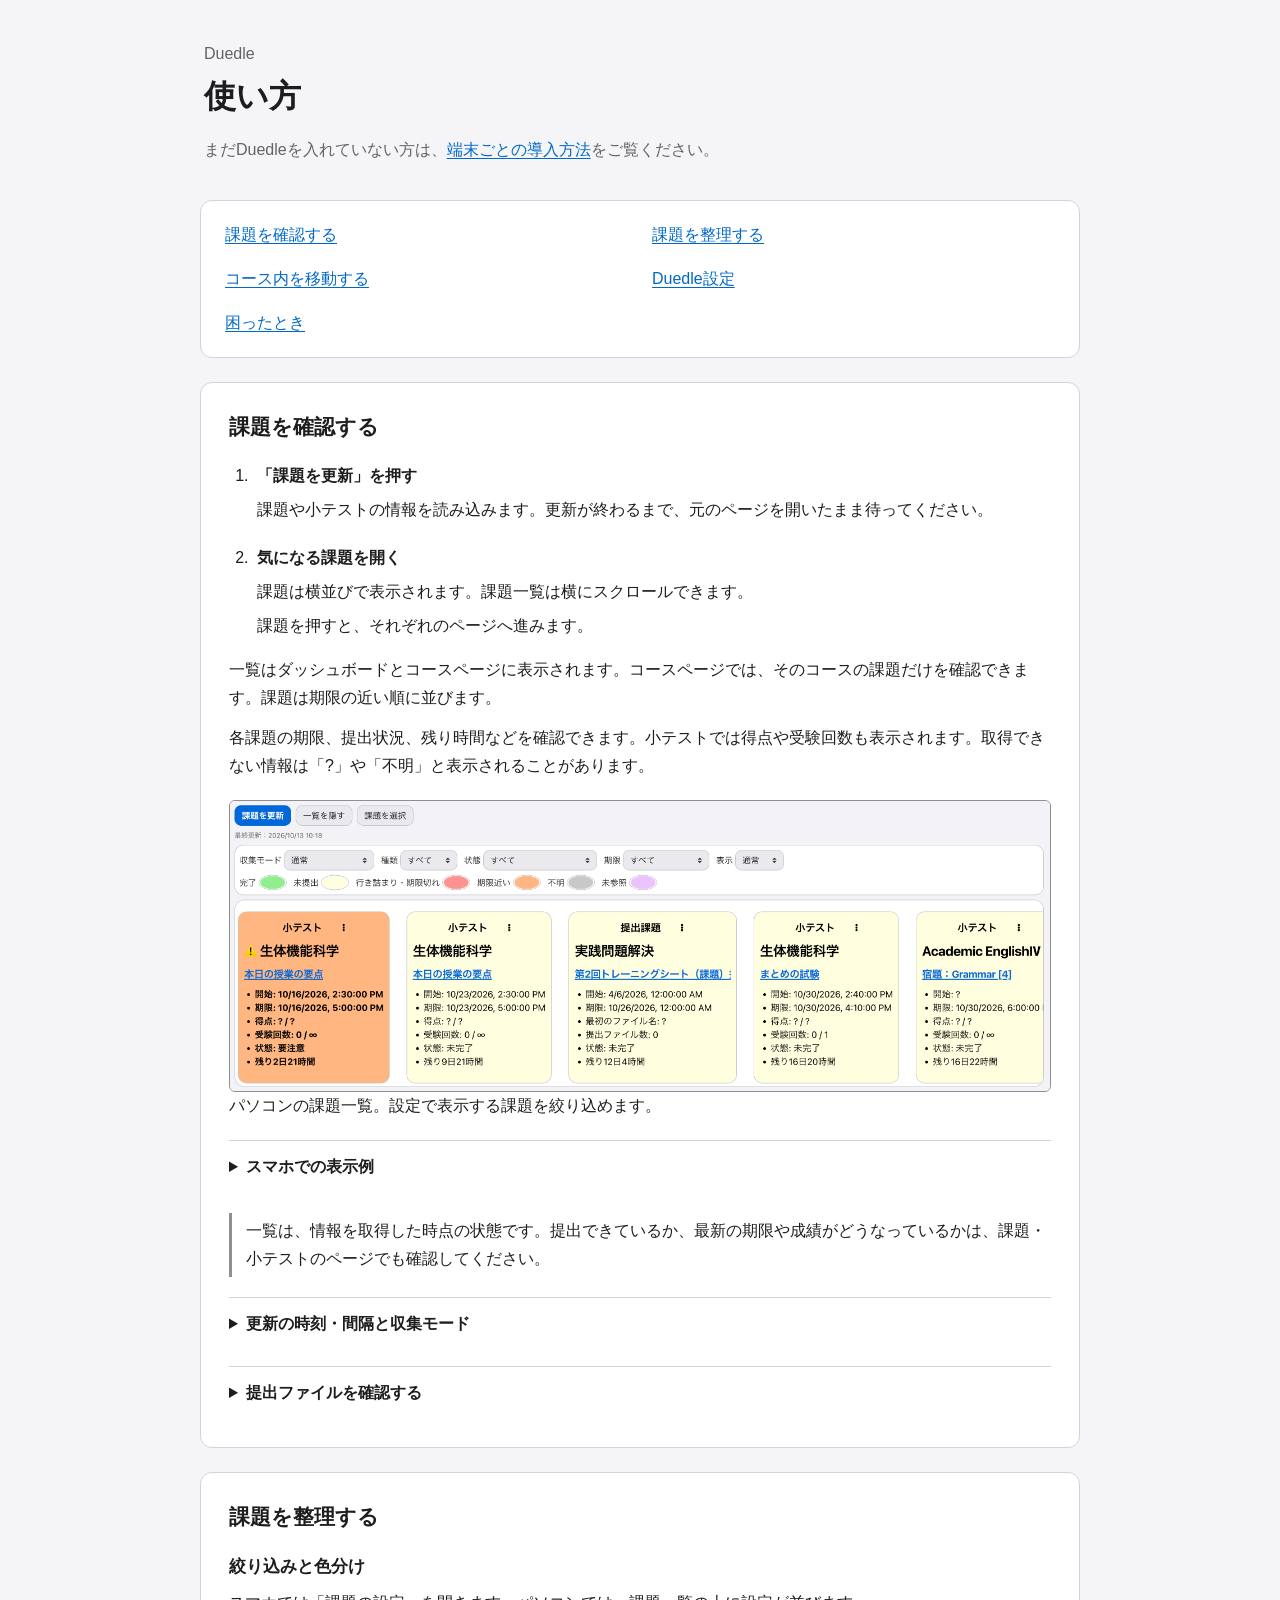
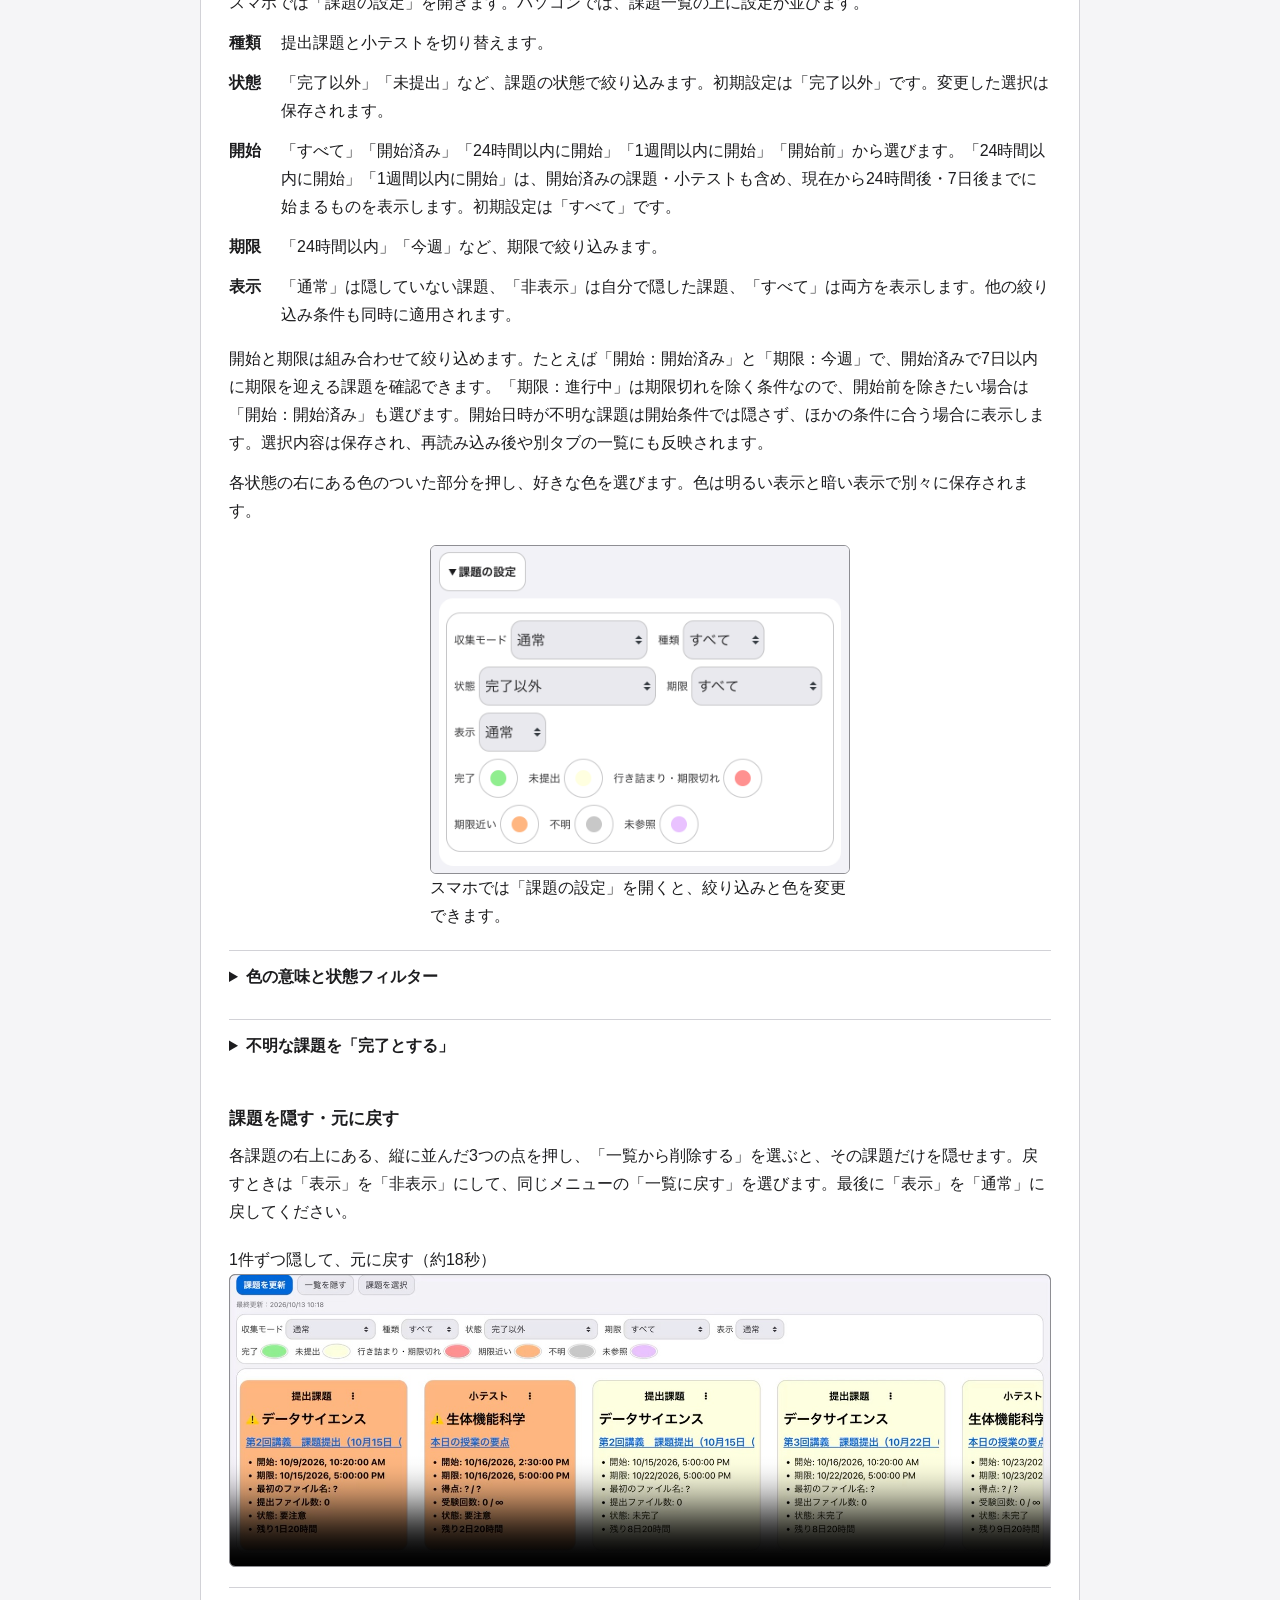
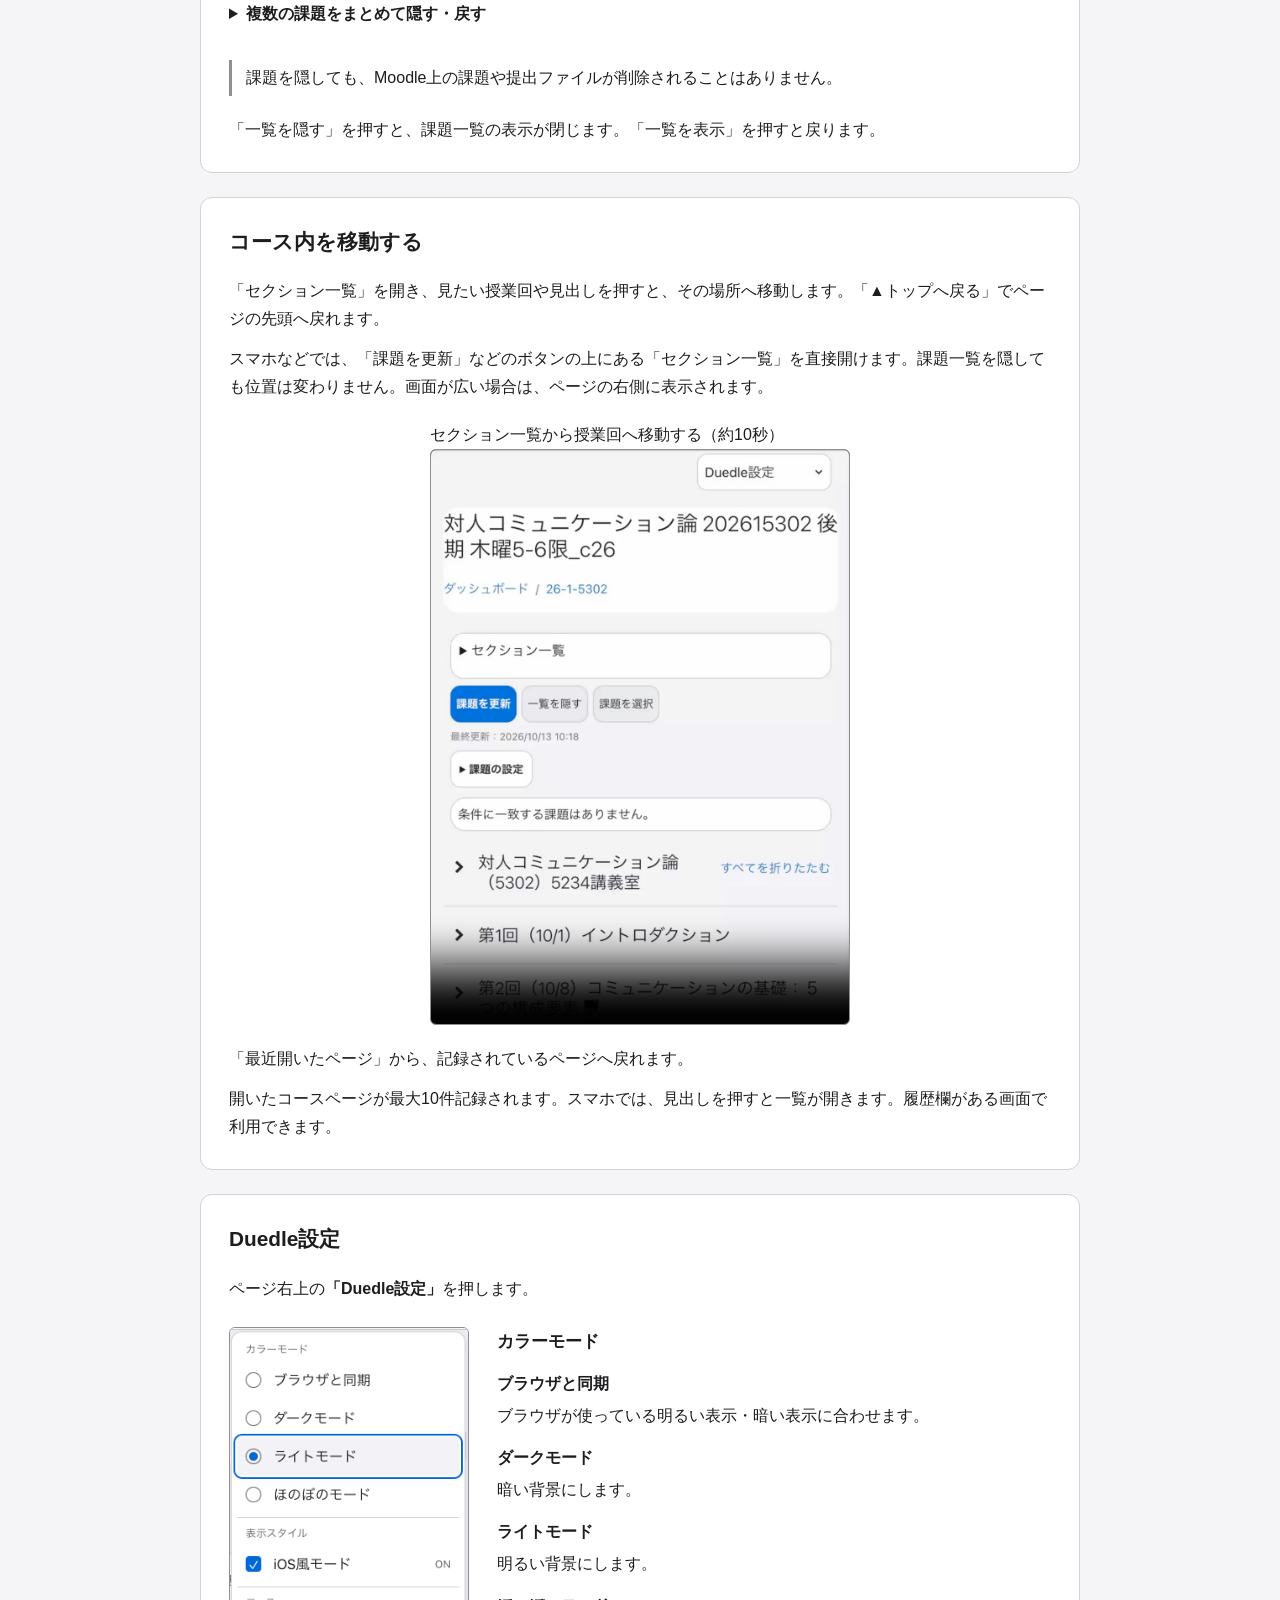
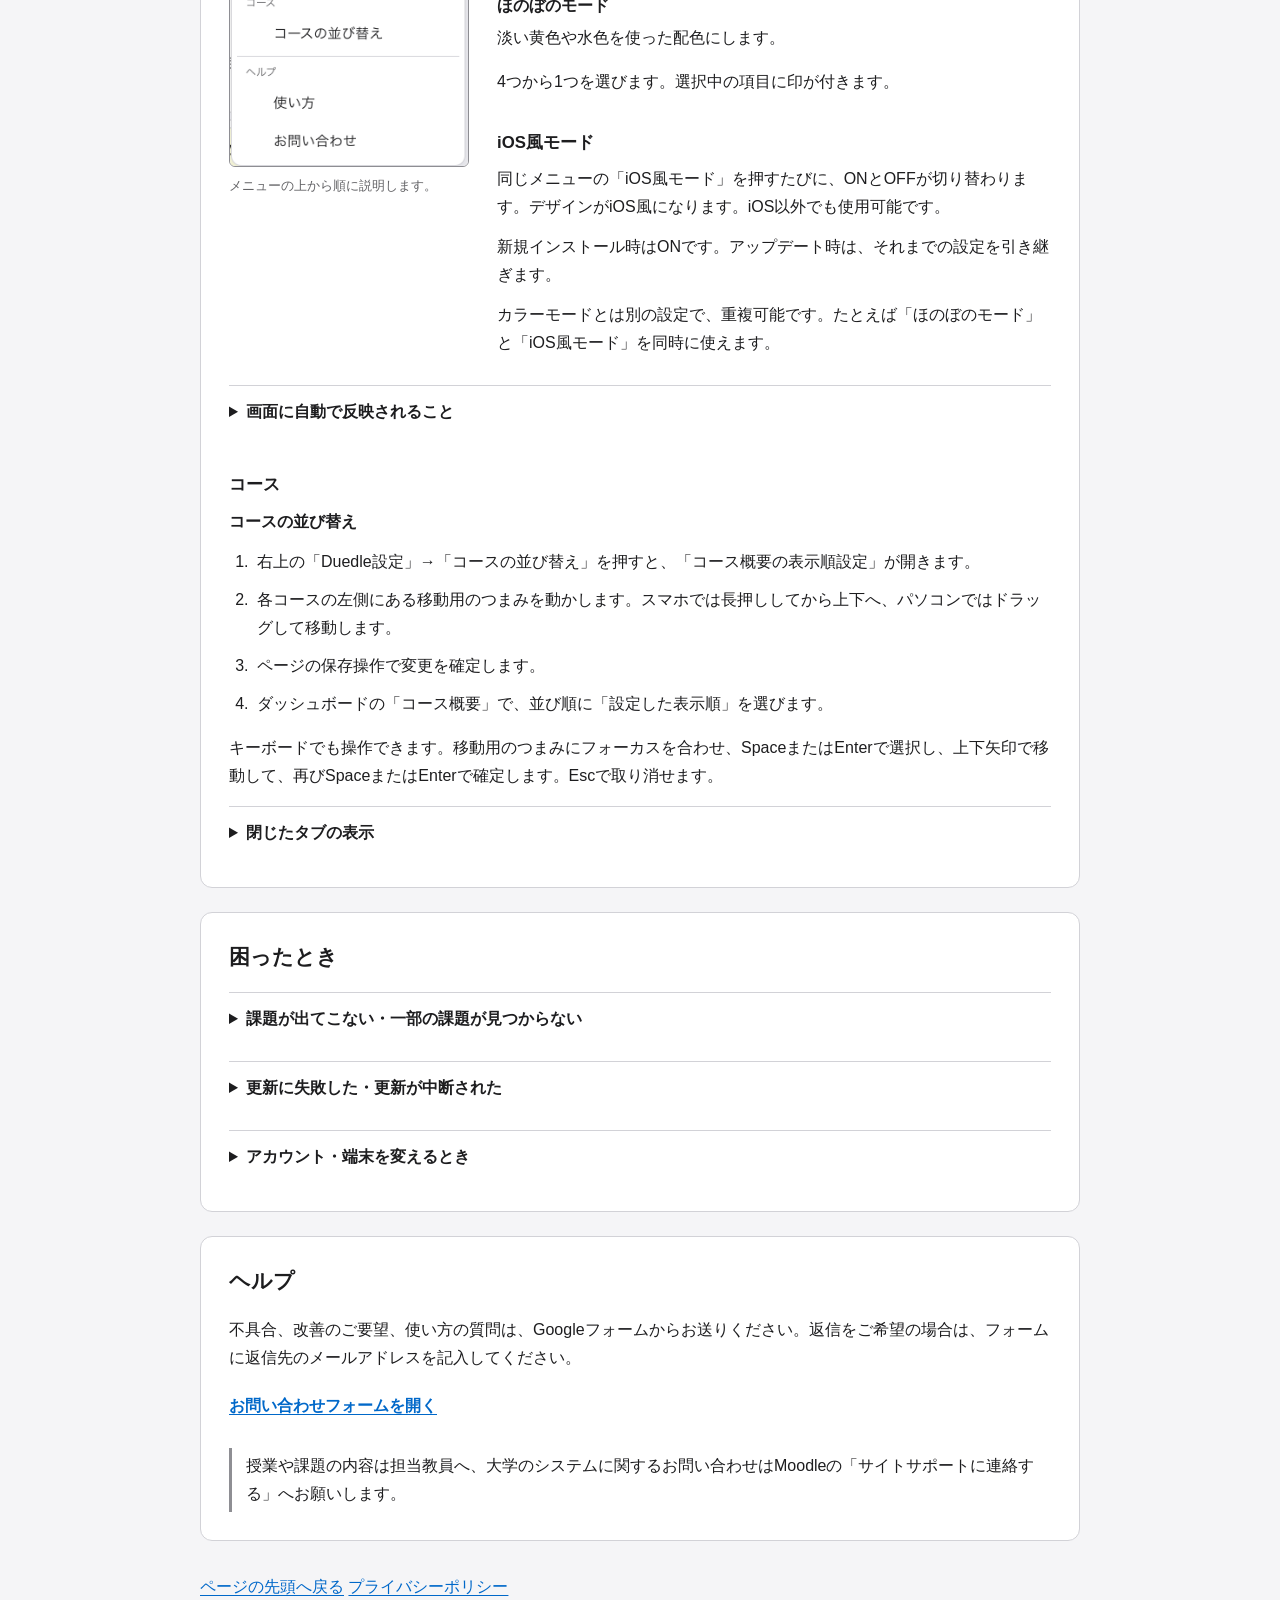
<file: src/common/help.html>
<!doctype html>
<html lang="ja">
<head>
  <meta charset="utf-8">
  <meta name="viewport" content="width=device-width, initial-scale=1">
  <meta name="color-scheme" content="light dark">
  <title>Duedleの使い方</title>
  <link rel="stylesheet" href="help.css">
  <script src="support-config.js" defer></script>
  <script src="help.js" defer></script>
</head>
<body class="help-guide">
  <main id="top">
    <header id="getting-started">
      <p class="brand">Duedle</p>
      <h1>使い方</h1>
      <p class="muted">まだDuedleを入れていない方は、<a href="install.html">端末ごとの導入方法</a>をご覧ください。</p>
    </header>
    <nav aria-label="このページの目次">
      <ol class="toc">
        <li><a href="#tasks">課題を確認する</a></li>
        <li><a href="#settings">課題を整理する</a></li>
        <li><a href="#courses">コース内を移動する</a></li>
        <li><a href="#appearance">Duedle設定</a></li>
        <li><a href="#trouble">困ったとき</a></li>
      </ol>
    </nav>

    <section id="tasks" aria-labelledby="tasks-title">
      <h2 id="tasks-title">課題を確認する</h2>
      <ol class="steps">
        <li><strong>「課題を更新」を押す</strong><p>課題や小テストの情報を読み込みます。更新が終わるまで、元のページを開いたまま待ってください。</p></li>
        <li><strong>気になる課題を開く</strong><p>課題は横並びで表示されます。課題一覧は横にスクロールできます。</p><p>課題を押すと、それぞれのページへ進みます。</p></li>
      </ol>
      <p>一覧はダッシュボードとコースページに表示されます。コースページでは、そのコースの課題だけを確認できます。課題は期限の近い順に並びます。</p>
      <p id="task-overview">各課題の期限、提出状況、残り時間などを確認できます。小テストでは得点や受験回数も表示されます。取得できない情報は「?」や「不明」と表示されることがあります。</p>
      <figure class="guide-example" id="media-overview">
        <a href="help-task-overview-desktop.png" target="_blank" rel="noopener noreferrer" aria-label="パソコンの課題一覧を拡大する"><img src="help-task-overview-desktop.png" width="2922" height="1032" loading="lazy" alt="更新ボタン、6色の設定、提出課題と小テストのカードが並ぶパソコンの課題一覧。"></a>
        <figcaption>パソコンの課題一覧。設定で表示する課題を絞り込めます。</figcaption>
      </figure>
      <details>
        <summary>スマホでの表示例</summary>
        <figure class="guide-example guide-phone-example">
          <a href="help-task-overview-phone.png" target="_blank" rel="noopener noreferrer" aria-label="スマホの課題一覧を拡大する"><img src="help-task-overview-phone.png" width="938" height="1070" loading="lazy" alt="更新ボタンと閉じた課題の設定、横に並ぶ課題カードが見えるスマホ幅の画面。"></a>
          <figcaption>課題一覧は横にスクロールできます。</figcaption>
        </figure>
      </details>
      <p class="note">一覧は、情報を取得した時点の状態です。提出できているか、最新の期限や成績がどうなっているかは、課題・小テストのページでも確認してください。</p>
      <details id="task-refresh">
        <summary>更新の時刻・間隔と収集モード</summary>

      <dl>
        <dt>最終更新</dt><dd>「課題を更新」による全体更新が最後に正常完了した時刻です。自動更新や途中終了では変わりません。</dd>
        <dt>クールダウン</dt><dd>更新には3時間のクールタイムがあります。ボタンに残り時間が表示されます。</dd>
      </dl>
      <p>Moodleの表示中は、自動更新も行われます。自動更新は不定期に行われるので、課題確認の際には手動更新することを推奨します。</p>
        <p id="collection-mode"><strong>収集モード：</strong>「通常」のまま使用してください。「CSE用（別タブ）」は、別タブを使って情報を取得する必要がある場合のモードです。更新中に一時的なタブが開くことがあります。</p>
      </details>
      <details id="file-preview">
        <summary>提出ファイルを確認する</summary>
        <p>提出ファイルのリンクを押すと、対応ファイルは<strong>ダウンロードせずに</strong>ブラウザ上で確認できます。</p>
        <p>課題のページで、PDF・画像・テキストなどの提出ファイルを開けます。対応していない形式や表示できない場合は、元のファイルリンクへ進みます。表示やダウンロードの方法はブラウザによって異なります。</p>
      </details>
    </section>

    <section id="settings" aria-labelledby="settings-title">
      <h2 id="settings-title">課題を整理する</h2>
      <h3>絞り込みと色分け</h3>
      <p>スマホでは「課題の設定」を開きます。パソコンでは、課題一覧の上に設定が並びます。</p>
      <dl class="definition-list">
        <dt>種類</dt><dd>提出課題と小テストを切り替えます。</dd>
        <dt>状態</dt><dd>「完了以外」「未提出」など、課題の状態で絞り込みます。初期設定は「完了以外」です。変更した選択は保存されます。</dd>
        <dt>開始</dt><dd>「すべて」「開始済み」「24時間以内に開始」「1週間以内に開始」「開始前」から選びます。「24時間以内に開始」「1週間以内に開始」は、開始済みの課題・小テストも含め、現在から24時間後・7日後までに始まるものを表示します。初期設定は「すべて」です。</dd>
        <dt>期限</dt><dd>「24時間以内」「今週」など、期限で絞り込みます。</dd>
        <dt>表示</dt><dd>「通常」は隠していない課題、「非表示」は自分で隠した課題、「すべて」は両方を表示します。他の絞り込み条件も同時に適用されます。</dd>
      </dl>
      <p>開始と期限は組み合わせて絞り込めます。たとえば「開始：開始済み」と「期限：今週」で、開始済みで7日以内に期限を迎える課題を確認できます。「期限：進行中」は期限切れを除く条件なので、開始前を除きたい場合は「開始：開始済み」も選びます。開始日時が不明な課題は開始条件では隠さず、ほかの条件に合う場合に表示します。選択内容は保存され、再読み込み後や別タブの一覧にも反映されます。</p>
      <p id="task-colors">各状態の右にある色のついた部分を押し、好きな色を選びます。色は明るい表示と暗い表示で別々に保存されます。</p>
      <figure class="guide-example guide-phone-example" id="media-filters">
        <a href="help-task-settings-phone.png" target="_blank" rel="noopener noreferrer" aria-label="スマホの課題設定を拡大する"><img src="help-task-settings-phone.png" width="944" height="738" loading="lazy" alt="スマホで開いた課題の設定。状態は完了以外で、種類・期限・表示の選択欄と6色の設定が並んでいる。"></a>
        <figcaption>スマホでは「課題の設定」を開くと、絞り込みと色を変更できます。</figcaption>
      </figure>
      <details id="status-meaning">
        <summary>色の意味と状態フィルター</summary>
<dl class="definition-list">
          <dt>完了</dt><dd>提出済み、または小テストで満点・合格点に達している状態です。合格点が設定されていないと確認できた小テストは、得点・満点・受験履歴を確認できれば完了として扱います。合格点を読み取れず、満点にも達していない場合は「不明」と表示します。</dd>
          <dt>未提出</dt><dd>課題を提出していない、または小テストが未受験・合格点未満の状態です。</dd>
          <dt>行き詰まり・期限切れ</dt><dd>小テストで受験回数の上限に達して合格していない、または「未提出」の課題・小テストが期限を過ぎた状態です。</dd>
          <dt>期限近い</dt><dd>「未提出」の課題・小テストのうち、期限が3日以内のものです。</dd>
          <dt>不明</dt><dd>提出状況を取得できない場合や、小テストの点数が非公開などの理由で、状態を判定できない場合です。</dd>
          <dt>未参照</dt><dd>Duedleがまだ情報を取得できていない課題です。</dd>
</dl>
        <p>「完了以外」には、完了扱いの課題は表示されません。「未提出」には「期限近い」も含まれます。</p>
        <p id="event-colors">コース内の課題や「直近イベント」にも、課題の状態に応じた色が付きます。</p>
        <p>予定に対応する課題を確認できない場合は「不明」、課題の情報がまだない場合は「未参照」の色になります。</p>
      </details>
      <details id="manual-complete">
        <summary>不明な課題を「完了とする」</summary>

      <p>状態が「不明」の課題には「完了とする」が表示されます。Moodleで提出・受験結果を確認してから押すと、Duedle内で完了として扱えます。Moodle上の提出状況や成績は変わりません。</p>
      </details>

      <h3 id="visibility">課題を隠す・元に戻す</h3>
      <p id="visibility-one">各課題の右上にある、縦に並んだ3つの点を押し、「一覧から削除する」を選ぶと、その課題だけを隠せます。戻すときは「表示」を「非表示」にして、同じメニューの「一覧に戻す」を選びます。最後に「表示」を「通常」に戻してください。</p>
      <figure class="guide-example">
        <figcaption id="help-task-visibility-caption">1件ずつ隠して、元に戻す（約18秒）</figcaption>
        <video controls playsinline preload="none" poster="help-task-visibility-poster.jpg" width="1920" height="684" aria-describedby="help-task-visibility-caption">
          <source src="help-task-visibility.mp4" type="video/mp4">
          <track kind="captions" src="help-task-visibility-ja.vtt" srclang="ja" label="日本語の操作説明" default>
          <p><a href="help-task-visibility.mp4">操作動画を開く</a></p>
        </video>
      </figure>
      <details id="visibility-many">
        <summary>複数の課題をまとめて隠す・戻す</summary>
        <ol>
          <li>「課題を選択」を押します。</li>
          <li>隠したい課題の「この課題を選択」すべてにチェックを入れます。</li>
          <li>「選択した課題を隠す」を押します。</li>
        </ol>
        <p>選択をやめるときは「キャンセル」を押します。課題の表示状態は変わりません。</p>
        <p id="visibility-restore"><strong>元に戻すとき</strong></p>
        <ol>
          <li>「表示」を「非表示」にします。</li>
          <li>「課題を選択」を押して、戻したい課題すべてにチェックを入れます。</li>
          <li>「選択した課題を戻す」を押します。</li>
          <li>「表示」を「通常」に戻します。</li>
        </ol>
      <figure class="guide-example">
        <figcaption id="help-task-bulk-caption">複数の課題を選んで隠す（約17秒）</figcaption>
        <video controls playsinline preload="none" poster="help-task-bulk-poster.jpg" width="1920" height="684" aria-describedby="help-task-bulk-caption">
          <source src="help-task-bulk.mp4" type="video/mp4">
          <track kind="captions" src="help-task-bulk-ja.vtt" srclang="ja" label="日本語の操作説明" default>
          <p><a href="help-task-bulk.mp4">操作動画を開く</a></p>
        </video>
      </figure>
        <p>見つからない場合は、「種類」「状態」「開始」「期限」をそれぞれ「すべて」にしてみてください。</p>
      </details>
      <p class="note">課題を隠しても、Moodle上の課題や提出ファイルが削除されることはありません。</p>
      <p id="visibility-list">「一覧を隠す」を押すと、課題一覧の表示が閉じます。「一覧を表示」を押すと戻ります。</p>
    </section>

    <section id="courses" aria-labelledby="courses-title">
      <h2 id="courses-title">コース内を移動する</h2>
      <p id="course-sections">「セクション一覧」を開き、見たい授業回や見出しを押すと、その場所へ移動します。「▲トップへ戻る」でページの先頭へ戻れます。</p>
      <p>スマホなどでは、「課題を更新」などのボタンの上にある「セクション一覧」を直接開けます。課題一覧を隠しても位置は変わりません。画面が広い場合は、ページの右側に表示されます。</p>
      <figure class="guide-example guide-phone-example">
        <figcaption id="help-section-navigation-caption">セクション一覧から授業回へ移動する（約10秒）</figcaption>
        <video controls playsinline preload="none" poster="help-section-navigation-poster.jpg" width="996" height="1368" aria-describedby="help-section-navigation-caption">
          <source src="help-section-navigation.mp4" type="video/mp4">
          <track kind="captions" src="help-section-navigation-ja.vtt" srclang="ja" label="日本語の操作説明" default>
          <p><a href="help-section-navigation.mp4">操作動画を開く</a></p>
        </video>
      </figure>
      <p id="recent-pages">「最近開いたページ」から、記録されているページへ戻れます。</p>
      <p>開いたコースページが最大10件記録されます。スマホでは、見出しを押すと一覧が開きます。履歴欄がある画面で利用できます。</p>
    </section>

    <section id="appearance" aria-labelledby="appearance-title">
      <h2 id="appearance-title">Duedle設定</h2>
      <p>ページ右上の<strong>「Duedle設定」</strong>を押します。</p>
      <div class="menu-guide">
        <figure class="guide-example menu-example">
          <a href="help-settings-menu.png" target="_blank" rel="noopener noreferrer" aria-label="Duedle設定の画像を拡大する"><img src="help-settings-menu.png" width="548" height="1010" loading="lazy" alt="Duedle設定。カラーモード、iOS風モード、コースの並び替え、使い方、お問い合わせの順に並ぶ。"></a>
          <figcaption>メニューの上から順に説明します。</figcaption>
        </figure>
        <div>
          <h3 id="color-mode">カラーモード</h3>
          <dl>
            <dt>ブラウザと同期</dt><dd>ブラウザが使っている明るい表示・暗い表示に合わせます。</dd>
            <dt>ダークモード</dt><dd>暗い背景にします。</dd>
            <dt>ライトモード</dt><dd>明るい背景にします。</dd>
            <dt>ほのぼのモード</dt><dd>淡い黄色や水色を使った配色にします。</dd>
          </dl>
          <p>4つから1つを選びます。選択中の項目に印が付きます。</p>
          <h3 id="ios-mode">iOS風モード</h3>
          <p>同じメニューの「iOS風モード」を押すたびに、ONとOFFが切り替わります。デザインがiOS風になります。iOS以外でも使用可能です。</p>
          <p>新規インストール時はONです。アップデート時は、それまでの設定を引き継ぎます。</p>
          <p>カラーモードとは別の設定で、重複可能です。たとえば「ほのぼのモード」と「iOS風モード」を同時に使えます。</p>
        </div>
      </div>
      <details id="content-colors">
        <summary>画面に自動で反映されること</summary>
        <p>ダークモードでは、問題文・課題説明も暗い配色にします。強調色は読める明るさに調整します。画像や図そのものの色は変更しません。</p>
        <p>シラバスにも、選んだカラーモードとiOS風モードが反映されます。</p>
        <p id="display-adjustments">画面の一部のユーザー名や重複する案内・リンクを隠し、ナビゲーションを整理します。パソコンの上部には時計も表示されます。これらは自動で適用されます。</p>
      </details>
      <h3>コース</h3>
      <div id="course-order">
        <p><strong>コースの並び替え</strong></p>

        <ol>
          <li>右上の「Duedle設定」→「コースの並び替え」を押すと、「コース概要の表示順設定」が開きます。</li>
          <li>各コースの左側にある移動用のつまみを動かします。スマホでは長押ししてから上下へ、パソコンではドラッグして移動します。</li>
          <li>ページの保存操作で変更を確定します。</li>
          <li>ダッシュボードの「コース概要」で、並び順に「設定した表示順」を選びます。</li>
        </ol>
        <p>キーボードでも操作できます。移動用のつまみにフォーカスを合わせ、SpaceまたはEnterで選択し、上下矢印で移動して、再びSpaceまたはEnterで確定します。Escで取り消せます。</p>

      </div>
      <details id="course-collapse">
        <summary>閉じたタブの表示</summary>

      <p>コースのページで、右上の「Duedle設定」を開きます。「コース」の中に「閉じたタブの表示」があります。</p>
      <p>「閉じたタブの表示」をOFFにすると、コース内で折りたたんだ項目を隠せます。ここでいう「タブ」は、授業回などのまとまりのことです。</p>
      <p>隠れた項目も「セクション一覧」から選ぶと、その項目を開いて移動できます。閉じた項目をすべて表示する場合は、「閉じたタブの表示」をONに戻してください。</p>
      <figure class="guide-example">
        <figcaption><strong>ON：閉じた項目も表示</strong><p>「一般」「第1回」は折りたたまれていますが、見出しは一覧に残ります。</p></figcaption>
        <a href="help-course-sections-on.png" target="_blank" rel="noopener noreferrer" aria-label="ON：閉じた項目も表示の画像を拡大する">
          <img src="help-course-sections-on.png" width="1486" height="592" loading="lazy" alt="閉じた項目の「一般」「第1回」と、開いている「回帰問題のための線形モデリング」が並ぶ画面。">
        </a>
      </figure>
      <figure class="guide-example">
        <figcaption><strong>OFF：開いている項目だけ表示</strong><p>閉じた「一般」「第1回」が隠れ、開いている項目だけが残ります。</p></figcaption>
        <a href="help-course-sections-off.png" target="_blank" rel="noopener noreferrer" aria-label="OFF：開いている項目だけ表示の画像を拡大する">
          <img src="help-course-sections-off.png" width="1484" height="306" loading="lazy" alt="折りたたまれた項目が隠れ、開いている「回帰問題のための線形モデリング」だけが表示された画面。">
        </a>
      </figure>
      </details>
          </details>
  </section>
  <section id="trouble" aria-labelledby="trouble-title">
    <h2 id="trouble-title">困ったとき</h2>

    <details>
      <summary>課題が出てこない・一部の課題が見つからない</summary>
      <ol>
        <li>「一覧を表示」があれば押します。</li>
        <li>「課題の設定」で「種類」「状態」「開始」「期限」「表示」をすべて「すべて」にします。</li>
        <li>「最終更新」を確認します。まだ取得していない、または情報が古い場合は、更新できる時間になってから「課題を更新」を押します。</li>
      </ol>
      <p>それでも見つからない場合は、Moodleのコースページで課題が公開されているか確認してください。</p>
    </details>
    <details>
      <summary>更新に失敗した・更新が中断された</summary>
      <p>通信状態を確認し、画面の案内に従ってもう一度更新してください。更新中はページを閉じたり、再読み込みしたりせずに待ちます。</p>
      <p>途中まで取得できた情報や、それまで保存されていた課題は残ります。</p>
    </details>
    <details>
      <summary>アカウント・端末を変えるとき</summary>

      <p>課題や履歴は、確認できたMoodleのアカウントごとに切り替わります。再読み込みの案内が出たら、そのページを再読み込みしてください。ログアウトしても、保存した情報は端末に残ります。</p>

      <p>Duedleには、端末やブラウザをまたいで課題・設定をまとめて引き継ぐ機能はありません。別の端末では、その端末で拡張機能を有効にし、課題情報を取得してください。</p>

    </details>
  </section>

  <section id="contact" aria-labelledby="contact-title">
    <h2 id="contact-title">ヘルプ</h2>
    <p>不具合、改善のご要望、使い方の質問は、Googleフォームからお送りください。返信をご希望の場合は、フォームに返信先のメールアドレスを記入してください。</p>
    <p id="contact-pending">お問い合わせフォームは準備中です。</p>
    <a id="contact-link" hidden target="_blank" rel="noopener noreferrer">お問い合わせフォームを開く</a>
    <p class="note">授業や課題の内容は担当教員へ、大学のシステムに関するお問い合わせはMoodleの「サイトサポートに連絡する」へお願いします。</p>
  </section>

  <footer>
    <a href="#top">ページの先頭へ戻る</a>
    <a href="privacy.html">プライバシーポリシー</a>
  </footer>
</main>
</body>
</html>
</file>
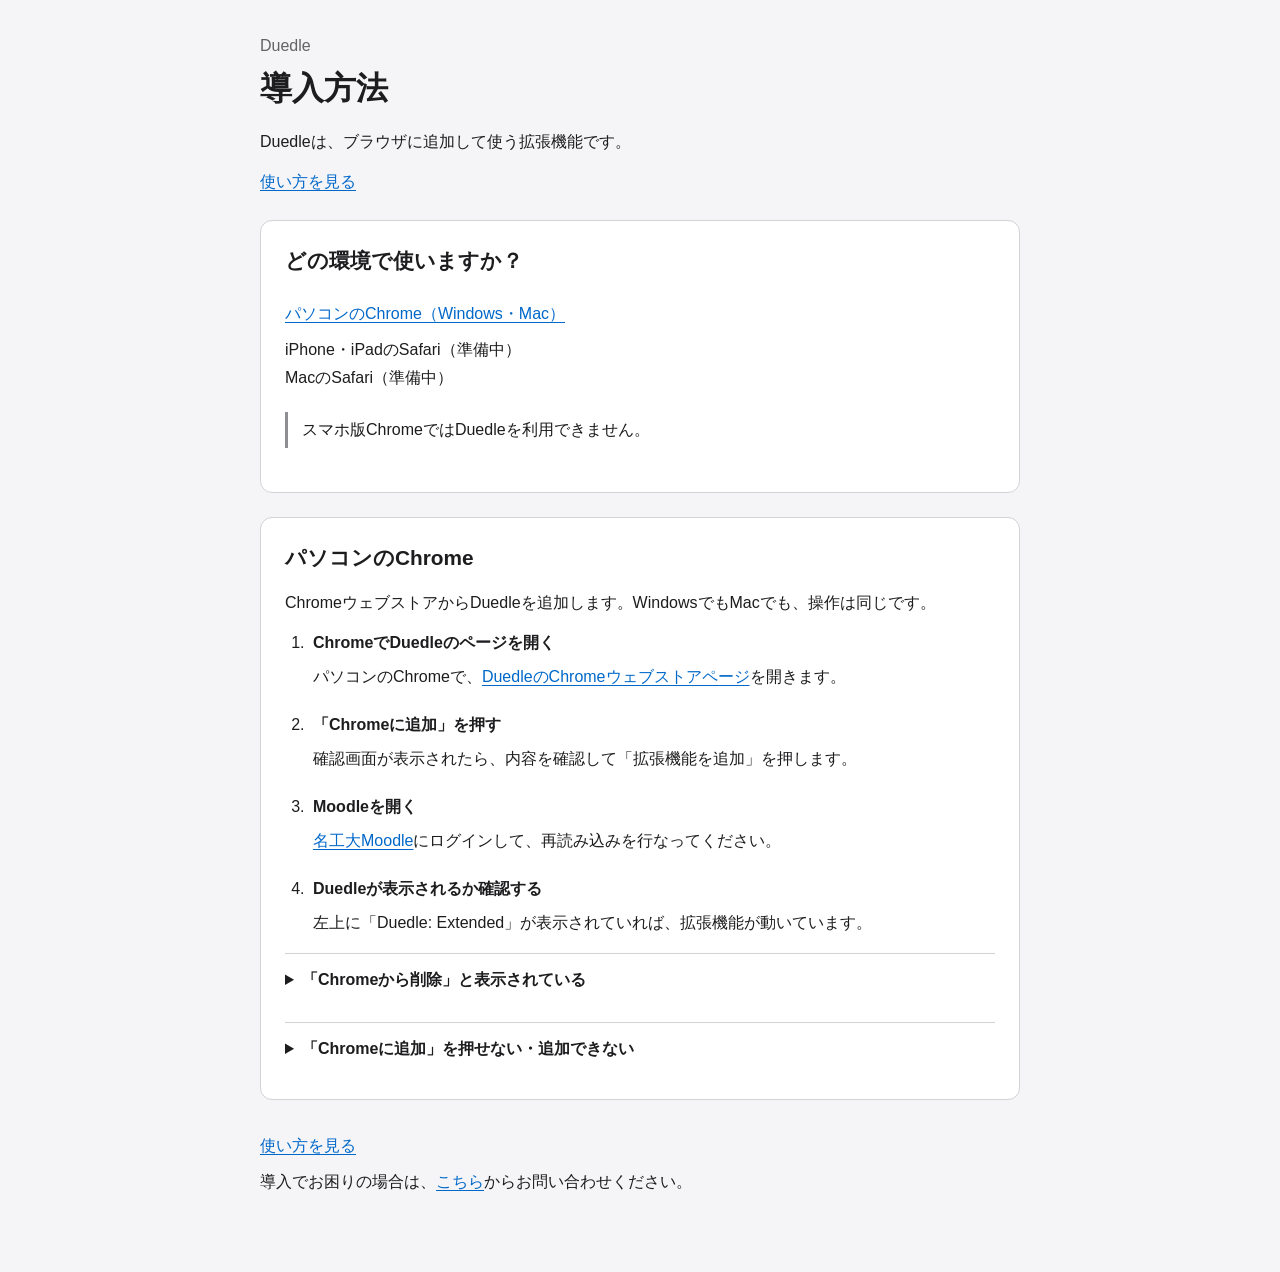
<file: src/common/install.html>
<!doctype html>
<html lang="ja">
<head>
  <meta charset="utf-8">
  <meta name="viewport" content="width=device-width, initial-scale=1">
  <meta name="color-scheme" content="light dark">
  <title>Duedleの導入方法</title>
  <link rel="stylesheet" href="help.css">
</head>
<body>
  <main id="top">
    <header>
      <p class="brand">Duedle</p>
      <h1>導入方法</h1>
      <p>Duedleは、ブラウザに追加して使う拡張機能です。</p>
      <p><a href="help.html">使い方を見る</a></p>
    </header>
    <nav aria-label="端末とブラウザを選ぶ">
      <h2>どの環境で使いますか？</h2>
      <ul>
        <li><a href="#chrome">パソコンのChrome（Windows・Mac）</a></li>
        <li>iPhone・iPadのSafari（準備中）</li>
        <li>MacのSafari（準備中）</li>
      </ul>
      <p class="note">スマホ版ChromeではDuedleを利用できません。</p>
    </nav>

    <section id="chrome" aria-labelledby="chrome-title">
      <h2 id="chrome-title">パソコンのChrome</h2>
      <p>ChromeウェブストアからDuedleを追加します。WindowsでもMacでも、操作は同じです。</p>
      <ol class="steps">
        <li><strong>ChromeでDuedleのページを開く</strong>
          <p>パソコンのChromeで、<a href="https://chromewebstore.google.com/detail/duedle/bbepilmbnkgbjnpecphajobphmgopmjm?hl=ja" target="_blank" rel="noopener noreferrer">DuedleのChromeウェブストアページ</a>を開きます。</p>
        </li>
        <li><strong>「Chromeに追加」を押す</strong>
          <p>確認画面が表示されたら、内容を確認して「拡張機能を追加」を押します。</p>
        </li>
        <li><strong>Moodleを開く</strong>
          <p><a href="https://cms7.ict.nitech.ac.jp/moodle40a/" target="_blank" rel="noopener noreferrer">名工大Moodle</a>にログインして、再読み込みを行なってください。</p>
        </li>
        <li><strong>Duedleが表示されるか確認する</strong>
          <p>左上に「Duedle: Extended」が表示されていれば、拡張機能が動いています。</p>
        </li>
      </ol>
      <details>
        <summary>「Chromeから削除」と表示されている</summary>
        <p>すでにインストールされています。そのままMoodleを開いてください。Duedleが表示されない場合は、Chrome右上のメニューから「拡張機能」→「拡張機能を管理」を開き、DuedleがONになっているか確認します。</p>
      </details>
      <details>
        <summary>「Chromeに追加」を押せない・追加できない</summary>
        <p>パソコンのChromeで開いているか確認してください。学校のパソコンでは、拡張機能の追加が制限されている場合があります。</p>
      </details>
    </section>

    <!-- Safari版の公開まで非表示。再表示時はApp Storeの入手リンクも設定する。
    <section id="iphone" aria-labelledby="iphone-title">
      <h2 id="iphone-title">iPhone・iPadのSafari</h2>

      <p class="note">Safari版はApp Storeでの配布を準備しています。公開後、ここに入手リンクを掲載します。以下はアプリを入手してからの手順です。</p>
      <ol class="steps">
        <li><strong>Duedleアプリをインストールする</strong>
          <p>公開後、このページのリンクからApp StoreのDuedleを開いてインストールします。インストール後、Duedleアプリを一度開いてください。</p>
        </li>
        <li><strong>Safariの機能拡張の設定を開く</strong>
          <p>端末の「設定」アプリを開き、「アプリ」→「Safari」→「機能拡張」→「Duedle」と進みます。「アプリ」が見当たらない場合は、「設定」から直接「Safari」を開いてください。</p>
        </li>
        <li><strong>DuedleをONにする</strong>
          <p>「機能拡張を許可」をONにします。OSによって「拡張機能」と表示される場合もあります。</p>
        </li>
        <li><strong>Moodleでの利用を許可する</strong>
          <p>Safariで<a href="https://cms7.ict.nitech.ac.jp/moodle40a/" target="_blank" rel="noopener noreferrer">名工大Moodle</a>を開いてログインします。アドレス欄のページメニューからDuedleを開き、アクセス許可の案内に従って <code>cms7.ict.nitech.ac.jp</code> での利用を許可してください。</p>
          <p>許可する期間を聞かれた場合は、このサイトで「常に許可」を選ぶと、次回からも使えます。</p>
        </li>
        <li><strong>Duedleが表示されるか確認する</strong>
          <p>左上に「Duedle: Extended」が表示されていれば、拡張機能が動いています。</p>
        </li>
      </ol>
      <details>
        <summary>設定にDuedleが出てこない</summary>
        <p>Duedleアプリがインストールされているか確認してください。アプリを一度開いてから、設定アプリでSafariの「機能拡張」を開き直します。</p>
      </details>
      <p><a href="https://support.apple.com/ja-jp/guide/iphone/iphab0432bf6/ios" target="_blank" rel="noopener noreferrer">Appleの案内：Safariの機能拡張を設定する</a></p>
    </section>

    <section id="mac" aria-labelledby="mac-title">
      <h2 id="mac-title">MacのSafari</h2>

      <p class="note">Safari版はApp Storeでの配布を準備しています。公開後、ここに入手リンクを掲載します。以下はアプリを入手してからの手順です。</p>
      <ol class="steps">
        <li><strong>Duedleアプリをインストールする</strong>
          <p>公開後、このページのリンクからApp StoreのDuedleを開いてインストールします。インストール後、Duedleアプリを一度開いてください。</p>
        </li>
        <li><strong>Safariの機能拡張の設定を開く</strong>
          <p>Safariを開き、画面上部のメニューバーで「Safari」→「設定」→「機能拡張」と進みます。</p>
        </li>
        <li><strong>DuedleをONにする</strong>
          <p>「Duedle」にチェックを入れます。</p>
        </li>
        <li><strong>Moodleでの利用を許可する</strong>
          <p>Safariで<a href="https://cms7.ict.nitech.ac.jp/moodle40a/" target="_blank" rel="noopener noreferrer">名工大Moodle</a>を開いてログインします。SafariのツールバーにあるDuedleのアイコンを押し、アクセス許可の案内に従って <code>cms7.ict.nitech.ac.jp</code> での利用を許可してください。</p>
          <p>許可する期間を聞かれた場合は、このサイトで「常に許可」を選ぶと、次回からも使えます。</p>
        </li>
        <li><strong>Duedleが表示されるか確認する</strong>
          <p>左上に「Duedle: Extended」が表示されていれば、拡張機能が動いています。</p>
        </li>
      </ol>
      <details>
        <summary>設定にDuedleが出てこない</summary>
        <p>Duedleアプリがインストールされているか確認してください。アプリを一度開いてから、Safariの「設定」→「機能拡張」を開き直します。</p>
      </details>
      <p><a href="https://support.apple.com/ja-jp/102343" target="_blank" rel="noopener noreferrer">Appleの案内：Safariの機能拡張を設定する</a></p>
    </section>

    -->

    <footer>
      <a href="help.html">使い方を見る</a>
      <p>導入でお困りの場合は、<a href="help.html#contact">こちら</a>からお問い合わせください。</p>
    </footer>
  </main>
</body>
</html>
</file>
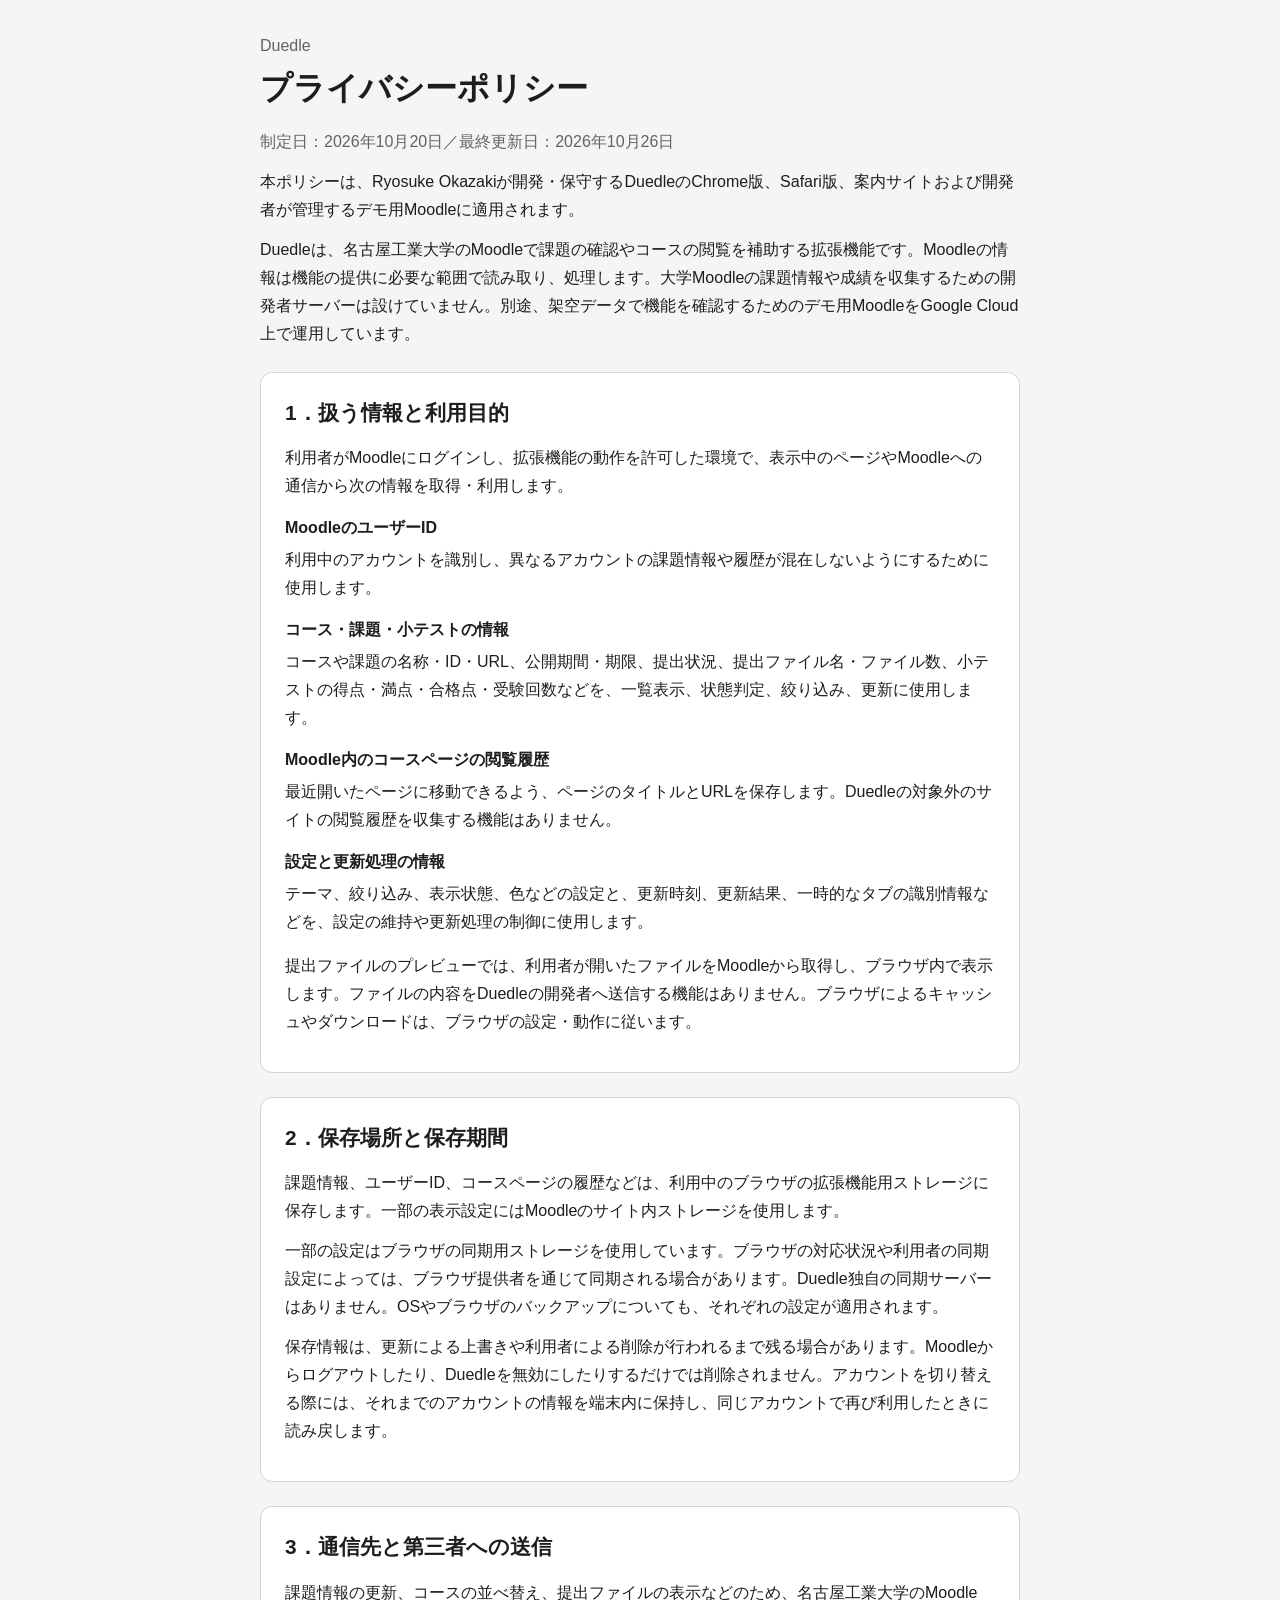
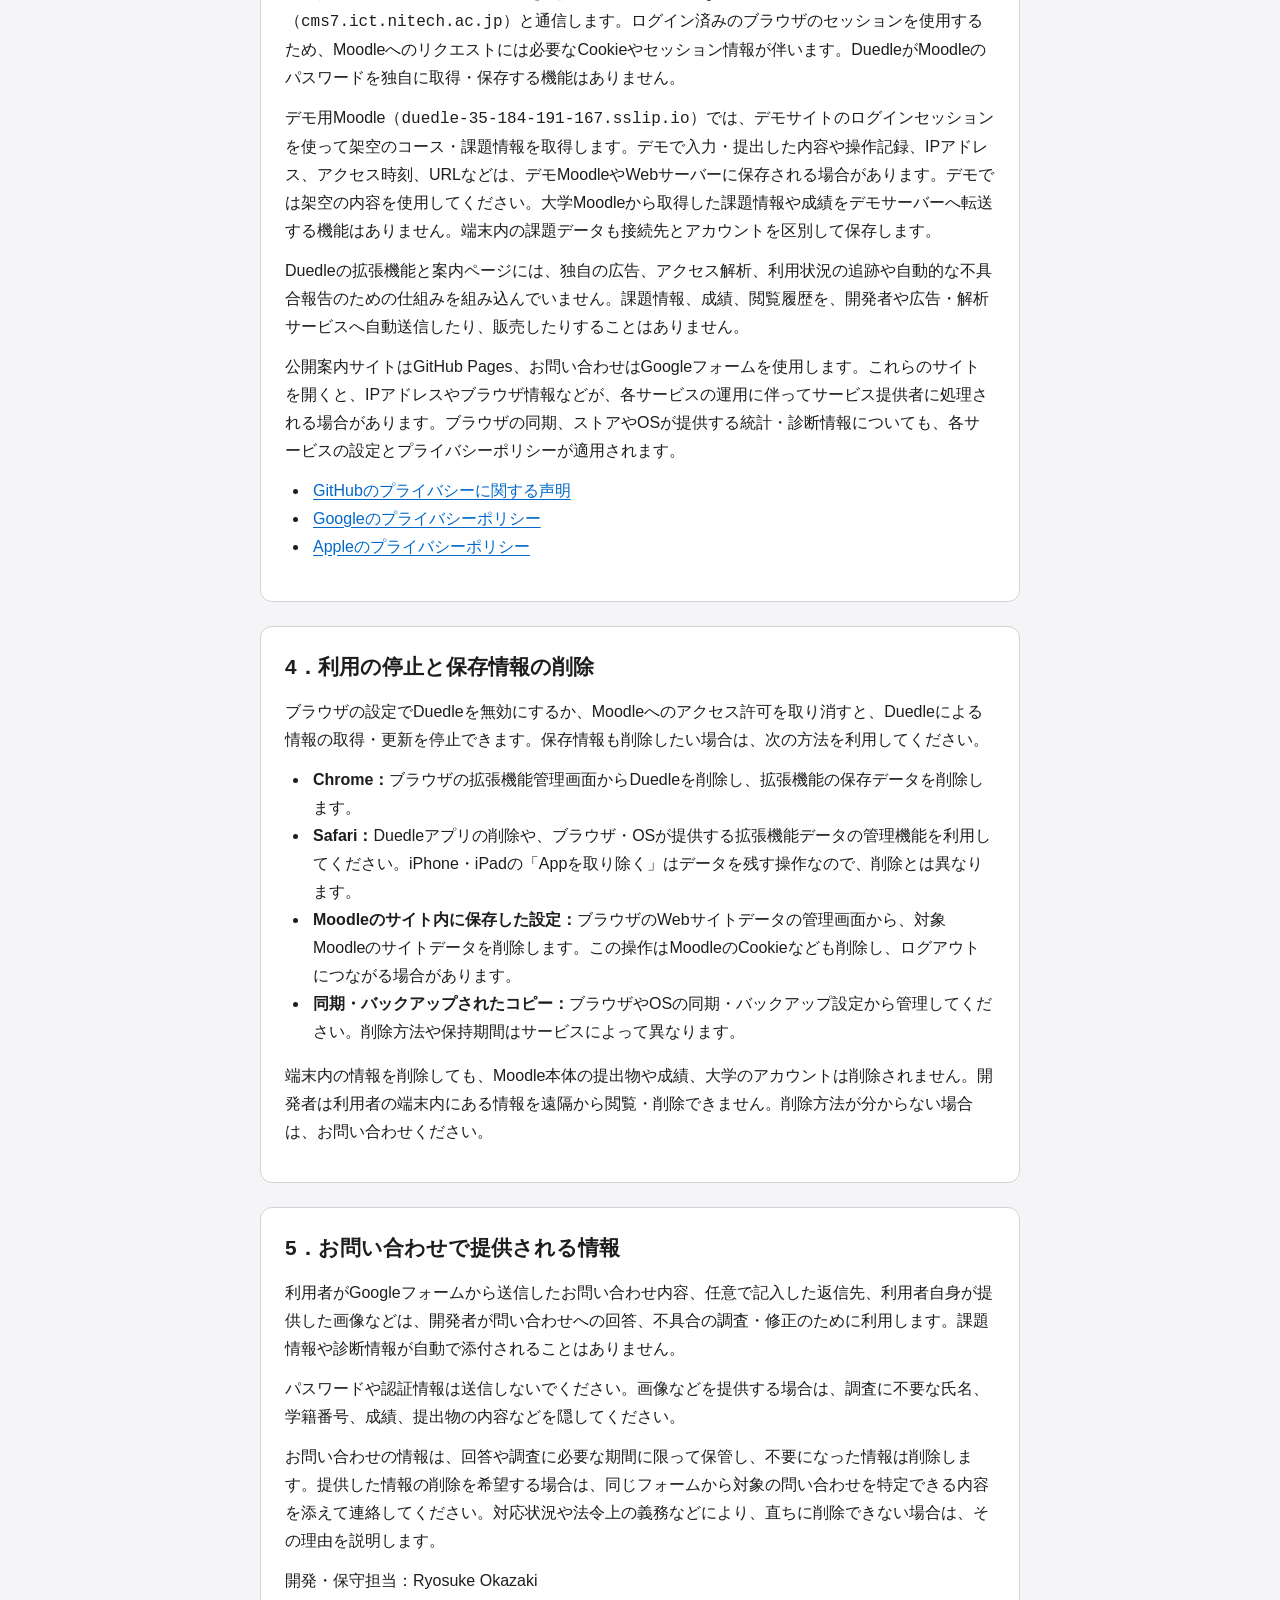
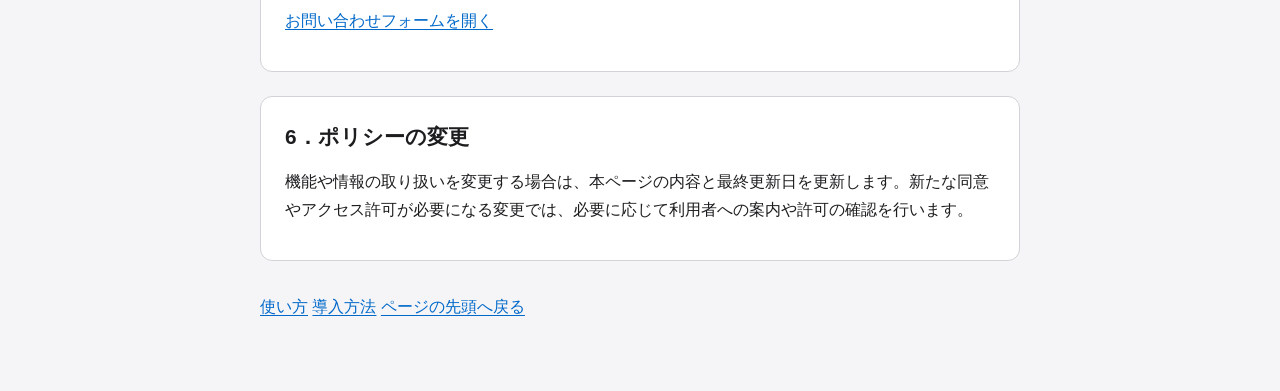
<file: src/common/privacy.html>
<!doctype html>
<html lang="ja">
<head>
  <meta charset="utf-8">
  <meta name="viewport" content="width=device-width, initial-scale=1">
  <meta name="color-scheme" content="light dark">
  <title>Duedleのプライバシーポリシー</title>
  <meta name="description" content="Duedleが扱う情報、保存場所、通信先、保存情報の削除方法とお問い合わせ先を説明します。">
  <link rel="stylesheet" href="help.css">
</head>
<body>
  <main id="top">
    <header>
      <p class="brand">Duedle</p>
      <h1>プライバシーポリシー</h1>
      <p class="muted">制定日：2026年10月20日／最終更新日：2026年10月26日</p>
      <p>本ポリシーは、Ryosuke Okazakiが開発・保守するDuedleのChrome版、Safari版、案内サイトおよび開発者が管理するデモ用Moodleに適用されます。</p>
      <p>Duedleは、名古屋工業大学のMoodleで課題の確認やコースの閲覧を補助する拡張機能です。Moodleの情報は機能の提供に必要な範囲で読み取り、処理します。大学Moodleの課題情報や成績を収集するための開発者サーバーは設けていません。別途、架空データで機能を確認するためのデモ用MoodleをGoogle Cloud上で運用しています。</p>
    </header>

    <section aria-labelledby="information-title">
      <h2 id="information-title">1．扱う情報と利用目的</h2>
      <p>利用者がMoodleにログインし、拡張機能の動作を許可した環境で、表示中のページやMoodleへの通信から次の情報を取得・利用します。</p>
      <dl>
        <dt>MoodleのユーザーID</dt>
        <dd>利用中のアカウントを識別し、異なるアカウントの課題情報や履歴が混在しないようにするために使用します。</dd>
        <dt>コース・課題・小テストの情報</dt>
        <dd>コースや課題の名称・ID・URL、公開期間・期限、提出状況、提出ファイル名・ファイル数、小テストの得点・満点・合格点・受験回数などを、一覧表示、状態判定、絞り込み、更新に使用します。</dd>
        <dt>Moodle内のコースページの閲覧履歴</dt>
        <dd>最近開いたページに移動できるよう、ページのタイトルとURLを保存します。Duedleの対象外のサイトの閲覧履歴を収集する機能はありません。</dd>
        <dt>設定と更新処理の情報</dt>
        <dd>テーマ、絞り込み、表示状態、色などの設定と、更新時刻、更新結果、一時的なタブの識別情報などを、設定の維持や更新処理の制御に使用します。</dd>
      </dl>
      <p>提出ファイルのプレビューでは、利用者が開いたファイルをMoodleから取得し、ブラウザ内で表示します。ファイルの内容をDuedleの開発者へ送信する機能はありません。ブラウザによるキャッシュやダウンロードは、ブラウザの設定・動作に従います。</p>
    </section>

    <section aria-labelledby="storage-title">
      <h2 id="storage-title">2．保存場所と保存期間</h2>
      <p>課題情報、ユーザーID、コースページの履歴などは、利用中のブラウザの拡張機能用ストレージに保存します。一部の表示設定にはMoodleのサイト内ストレージを使用します。</p>
      <p>一部の設定はブラウザの同期用ストレージを使用しています。ブラウザの対応状況や利用者の同期設定によっては、ブラウザ提供者を通じて同期される場合があります。Duedle独自の同期サーバーはありません。OSやブラウザのバックアップについても、それぞれの設定が適用されます。</p>
      <p>保存情報は、更新による上書きや利用者による削除が行われるまで残る場合があります。Moodleからログアウトしたり、Duedleを無効にしたりするだけでは削除されません。アカウントを切り替える際には、それまでのアカウントの情報を端末内に保持し、同じアカウントで再び利用したときに読み戻します。</p>
    </section>

    <section aria-labelledby="network-title">
      <h2 id="network-title">3．通信先と第三者への送信</h2>
      <p>課題情報の更新、コースの並べ替え、提出ファイルの表示などのため、名古屋工業大学のMoodle（<code>cms7.ict.nitech.ac.jp</code>）と通信します。ログイン済みのブラウザのセッションを使用するため、Moodleへのリクエストには必要なCookieやセッション情報が伴います。DuedleがMoodleのパスワードを独自に取得・保存する機能はありません。</p>
      <p>デモ用Moodle（<code>duedle-35-184-191-167.sslip.io</code>）では、デモサイトのログインセッションを使って架空のコース・課題情報を取得します。デモで入力・提出した内容や操作記録、IPアドレス、アクセス時刻、URLなどは、デモMoodleやWebサーバーに保存される場合があります。デモでは架空の内容を使用してください。大学Moodleから取得した課題情報や成績をデモサーバーへ転送する機能はありません。端末内の課題データも接続先とアカウントを区別して保存します。</p>
      <p>Duedleの拡張機能と案内ページには、独自の広告、アクセス解析、利用状況の追跡や自動的な不具合報告のための仕組みを組み込んでいません。課題情報、成績、閲覧履歴を、開発者や広告・解析サービスへ自動送信したり、販売したりすることはありません。</p>
      <p>公開案内サイトはGitHub Pages、お問い合わせはGoogleフォームを使用します。これらのサイトを開くと、IPアドレスやブラウザ情報などが、各サービスの運用に伴ってサービス提供者に処理される場合があります。ブラウザの同期、ストアやOSが提供する統計・診断情報についても、各サービスの設定とプライバシーポリシーが適用されます。</p>
      <ul>
        <li><a href="https://docs.github.com/ja/site-policy/privacy-policies/github-general-privacy-statement" target="_blank" rel="noopener noreferrer">GitHubのプライバシーに関する声明</a></li>
        <li><a href="https://policies.google.com/privacy?hl=ja" target="_blank" rel="noopener noreferrer">Googleのプライバシーポリシー</a></li>
        <li><a href="https://www.apple.com/jp/legal/privacy/" target="_blank" rel="noopener noreferrer">Appleのプライバシーポリシー</a></li>
      </ul>
    </section>

    <section aria-labelledby="controls-title">
      <h2 id="controls-title">4．利用の停止と保存情報の削除</h2>
      <p>ブラウザの設定でDuedleを無効にするか、Moodleへのアクセス許可を取り消すと、Duedleによる情報の取得・更新を停止できます。保存情報も削除したい場合は、次の方法を利用してください。</p>
      <ul>
        <li><strong>Chrome：</strong>ブラウザの拡張機能管理画面からDuedleを削除し、拡張機能の保存データを削除します。</li>
        <li><strong>Safari：</strong>Duedleアプリの削除や、ブラウザ・OSが提供する拡張機能データの管理機能を利用してください。iPhone・iPadの「Appを取り除く」はデータを残す操作なので、削除とは異なります。</li>
        <li><strong>Moodleのサイト内に保存した設定：</strong>ブラウザのWebサイトデータの管理画面から、対象Moodleのサイトデータを削除します。この操作はMoodleのCookieなども削除し、ログアウトにつながる場合があります。</li>
        <li><strong>同期・バックアップされたコピー：</strong>ブラウザやOSの同期・バックアップ設定から管理してください。削除方法や保持期間はサービスによって異なります。</li>
      </ul>
      <p>端末内の情報を削除しても、Moodle本体の提出物や成績、大学のアカウントは削除されません。開発者は利用者の端末内にある情報を遠隔から閲覧・削除できません。削除方法が分からない場合は、お問い合わせください。</p>
    </section>

    <section aria-labelledby="contact-title">
      <h2 id="contact-title">5．お問い合わせで提供される情報</h2>
      <p>利用者がGoogleフォームから送信したお問い合わせ内容、任意で記入した返信先、利用者自身が提供した画像などは、開発者が問い合わせへの回答、不具合の調査・修正のために利用します。課題情報や診断情報が自動で添付されることはありません。</p>
      <p>パスワードや認証情報は送信しないでください。画像などを提供する場合は、調査に不要な氏名、学籍番号、成績、提出物の内容などを隠してください。</p>
      <p>お問い合わせの情報は、回答や調査に必要な期間に限って保管し、不要になった情報は削除します。提供した情報の削除を希望する場合は、同じフォームから対象の問い合わせを特定できる内容を添えて連絡してください。対応状況や法令上の義務などにより、直ちに削除できない場合は、その理由を説明します。</p>
      <p>開発・保守担当：Ryosuke Okazaki</p>
      <p><a href="https://forms.gle/DkUKfGv2Eqx12jhC6" target="_blank" rel="noopener noreferrer">お問い合わせフォームを開く</a></p>
    </section>

    <section aria-labelledby="changes-title">
      <h2 id="changes-title">6．ポリシーの変更</h2>
      <p>機能や情報の取り扱いを変更する場合は、本ページの内容と最終更新日を更新します。新たな同意やアクセス許可が必要になる変更では、必要に応じて利用者への案内や許可の確認を行います。</p>
    </section>

    <footer>
      <a href="help.html">使い方</a>
      <a href="install.html">導入方法</a>
      <a href="#top">ページの先頭へ戻る</a>
    </footer>
  </main>
</body>
</html>
</file>
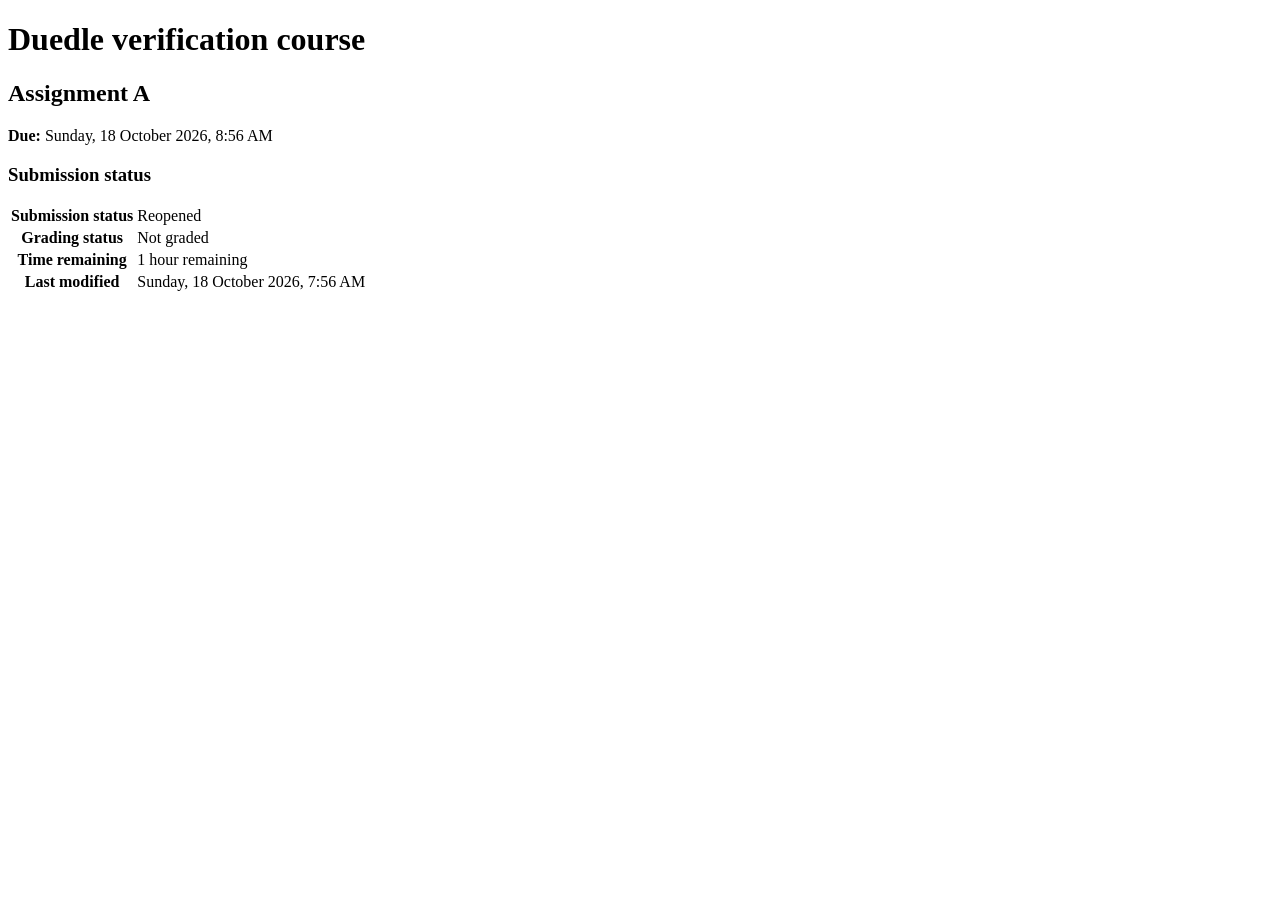
<file: tests/fixtures/moodle-playground-44-reopened.html>
<!doctype html>
<!-- Relevant elements extracted from the actual Moodle 4.4.12 Classic student
     page on 2026-10-18. Synthetic account/course only; unrelated menus and
     submission comments are omitted. This is not a Moodle 4.0 page. -->
<html lang="en"><body class="path-mod path-mod-assign course-2">
<h1 class="h2 mb-0">Duedle verification course</h1>
<h2>Assignment A</h2>
<div data-region="activity-dates" class="activity-dates">
    <div><strong>Due:</strong> Sunday, 18 October 2026, 8:56 AM</div>
</div>
<div class="submissionstatustable"><h3>Submission status</h3>
<div class="box py-3 boxaligncenter submissionsummarytable"><div class="table-responsive">
<table class="generaltable table-bordered"><tbody>
<tr><th class="cell c0" scope="row">Submission status</th><td class="submissionstatusreopened cell c1 lastcol">Reopened</td></tr>
<tr><th class="cell c0" scope="row">Grading status</th><td class="submissionnotgraded cell c1 lastcol">Not graded</td></tr>
<tr><th class="cell c0" scope="row">Time remaining</th><td class="timeremaining cell c1 lastcol">1 hour remaining</td></tr>
<tr><th class="cell c0" scope="row">Last modified</th><td class="cell c1 lastcol">Sunday, 18 October 2026, 7:56 AM</td></tr>
</tbody></table></div></div></div>
</body></html>
</file>
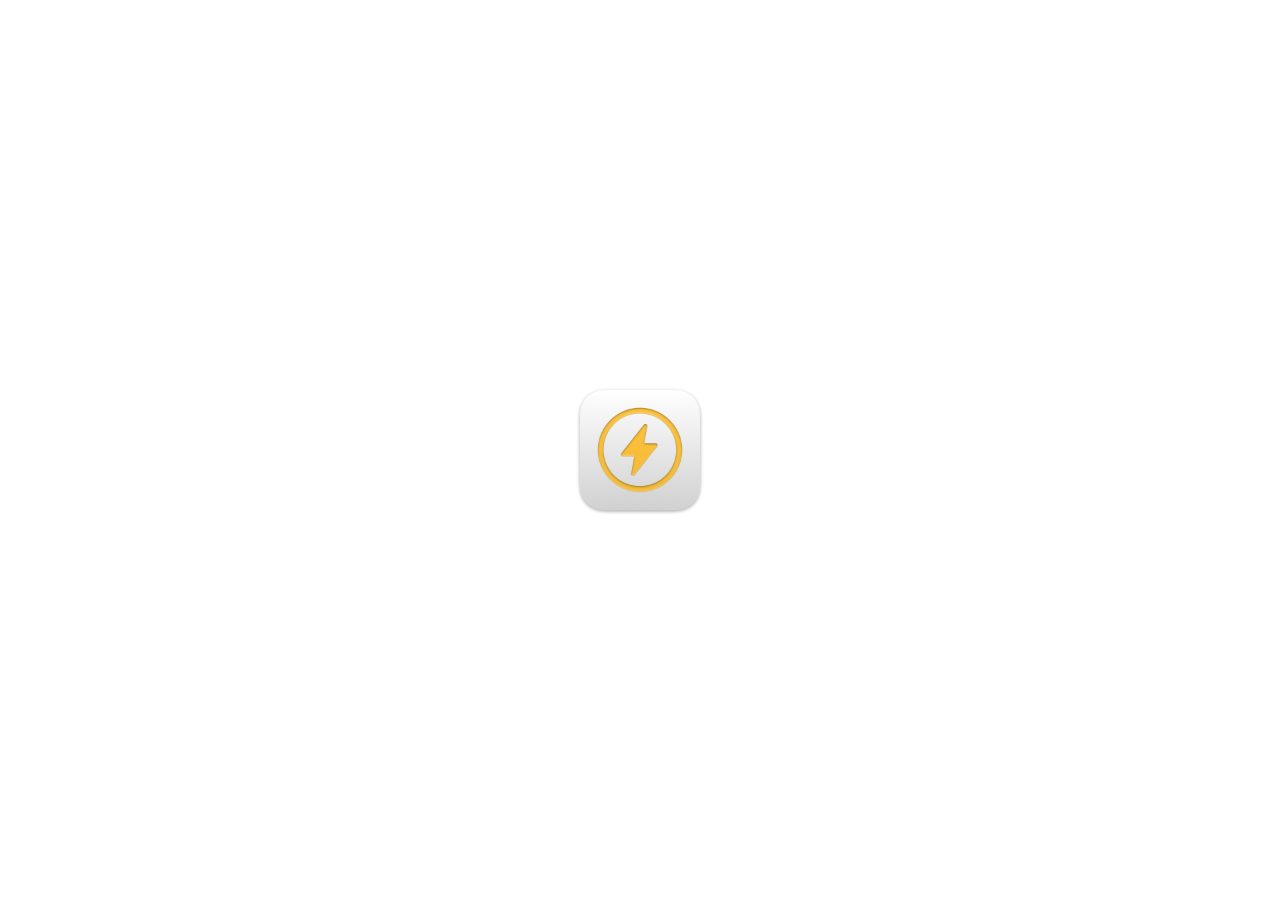
<file: safari/Duedle/Shared (App)/Resources/Base.lproj/Main.html>
<!DOCTYPE html>
<html lang="ja">
<head>
    <meta http-equiv="Content-Type" content="text/html; charset=utf-8">
    <meta http-equiv="Content-Security-Policy" content="default-src 'self'">

    <meta name="viewport" content="width=device-width, initial-scale=1">

    <link rel="stylesheet" href="../Style.css">
    <script src="../Script.js" defer></script>
</head>
<body>
    <img src="../Icon.png" width="128" height="128" alt="Duedle Icon">
    <p class="platform-ios">設定アプリで Safari の「拡張機能」を開き、Duedle をオンにしてください。Moodle を開き、拡張機能にサイトへのアクセスを許可してください。</p>
    <p class="platform-mac state-unknown">Safari の「設定」→「機能拡張」で Duedle をオンにしてください。Moodle を開き、拡張機能にサイトへのアクセスを許可してください。</p>
    <p class="platform-mac state-on">Duedle は有効です。Safari で Moodle を開き、サイトへのアクセスを許可してください。</p>
    <p class="platform-mac state-off">Duedle は無効です。Safari の「設定」→「機能拡張」でオンにしてください。</p>
</body>
</html>
</file>
<file: src/common/help.css>
:root { color-scheme: light dark; }
* { box-sizing: border-box; }
html { scroll-padding-top: 20px; }
body { margin: 0; background: #f5f5f7; color: #1d1d1f; font: 16px/1.75 -apple-system, BlinkMacSystemFont, "Helvetica Neue", sans-serif; }
main { max-width: 800px; margin: auto; padding: 32px 20px 64px; overflow-wrap: anywhere; }
.brand, .muted { color: #636366; }
.brand { margin: 0; }
h1 { font-size: 2rem; margin: 0 0 12px; }
h2 { font-size: 1.3rem; margin: 0 0 16px; line-height: 1.5; }
h3 { font-size: 1.05rem; margin: 24px 0 8px; }
p { margin: 0 0 12px; }
nav, section { background: #fff; border: 1px solid #d2d2d7; border-radius: 12px; padding: 24px; margin-top: 24px; }
ul, ol { margin: 0 0 16px; padding-left: 24px; }
li { padding-left: 4px; }
ol > li + li { margin-top: 10px; }
.steps > li + li { margin-top: 20px; }
.steps p { margin: 6px 0 0; }
nav ul { list-style: none; padding: 0; margin: 0; }
nav li { padding: 0; }
.toc { display: grid; grid-template-columns: repeat(2, minmax(0, 1fr)); gap: 16px 24px; }
.toc > li > a { font-weight: 600; }
.toc ul { padding-left: 12px; border-left: 2px solid #8e8e93; }
.toc ul a { font-size: .9rem; }
:target { scroll-margin-top: 20px; }
@media (max-width: 600px) { .toc { grid-template-columns: 1fr; } }
a { color: #0068c9; text-underline-offset: 3px; }
nav a, #contact-link, footer > a { display: inline-flex; align-items: center; min-height: 44px; }
dt { font-weight: 600; margin-top: 14px; }
dd { margin: 4px 0 0; }
dl { margin: 0 0 16px; }
.note { border-left: 3px solid #8e8e93; padding: 4px 0 4px 14px; margin: 20px 0; }
details { border-top: 1px solid #d2d2d7; margin-top: 16px; }
summary { padding: 12px 0; min-height: 44px; cursor: pointer; font-weight: 600; }
details > :last-child { margin-bottom: 16px; }
footer { margin-top: 24px; }
#contact-link { font-weight: 600; }
[hidden] { display: none !important; }
a:focus-visible, summary:focus-visible { outline: 2px solid currentColor; outline-offset: 3px; }
@media (max-width: 420px) {
  main { padding: 24px 12px 40px; }
  nav, section { padding: 20px 16px; }
}
@media (prefers-color-scheme: dark) {
  body { background: #1c1c1e; color: #f5f5f7; }
  nav, section { background: #2c2c2e; border-color: #636366; }
  details { border-color: #636366; }
  .brand, .muted { color: #aeaeb2; }
  a { color: #70b7ff; }
}
@media (forced-colors: active) {
  body, nav, section { background: Canvas; color: CanvasText; }
  nav, section, details, .note { border-color: CanvasText; }
  a { color: LinkText; }
}

.guide-example { margin: 20px 0; }
.guide-example figcaption p { margin: 4px 0 10px; }
.guide-example > a { display: block; }
.guide-example img { display: block; width: 100%; height: auto; border: 1px solid #8e8e93; border-radius: 6px; }

.guide-example video { display: block; width: 100%; height: auto; border: 1px solid #8e8e93; border-radius: 6px; background: #000; }

.guide-phone-example { max-width: 420px; margin-inline: auto; }

/* Guide-specific layout; the installation page shares the base styles above. */
.help-guide main { max-width: 920px; }
.help-guide header { padding: 8px 4px; }
.help-guide nav { margin-top: 16px; padding-block: 12px; }
.help-guide .toc { list-style: none; padding: 0; margin: 0; gap: 0 24px; }
.help-guide .toc > li { margin: 0; padding: 0; }
.help-guide .toc a { font-weight: 500; }
.help-guide section { padding: 28px; }
.help-guide h2 { margin-bottom: 20px; }
.help-guide h3 { margin-top: 32px; }
.help-guide h2 + h3 { margin-top: 0; }
.help-guide section > :last-child { margin-bottom: 0; }
.definition-list { display: grid; grid-template-columns: max-content minmax(0, 1fr); gap: 12px 20px; }
.definition-list dt, .definition-list dd { margin: 0; }
.media-request {
  margin: 24px 0;
  padding: 24px;
  min-height: 164px;
  border: 1.5px dashed #8e8e93;
  border-radius: 10px;
  background: #f5f5f7;
}
.media-request figcaption { margin-bottom: 10px; }
.media-request figcaption strong { display: block; font-size: 1rem; }
.media-kind { display: block; color: #636366; font-size: .8rem; margin-bottom: 6px; }
.media-request p { font-size: .9rem; }
.media-request .capture-device { color: #636366; margin: 0; font-size: .8rem; }
.menu-guide { display: grid; grid-template-columns: 240px minmax(0, 1fr); gap: 28px; align-items: start; margin-top: 24px; }
.menu-guide .menu-example { margin: 0; }
.menu-guide h3:first-child { margin-top: 0; }
.menu-example figcaption { margin-top: 8px; font-size: .8rem; color: #636366; }
.help-guide #course-collapse .guide-example { margin-block: 16px; }
@media (max-width: 640px) {
  .help-guide section { padding: 22px 16px; }
  .help-guide .toc { grid-template-columns: 1fr; }
  .definition-list { grid-template-columns: minmax(0, 1fr); gap: 4px; }
  .definition-list dd + dt { margin-top: 12px; }
  .media-request { padding: 18px; }
  .menu-guide { grid-template-columns: minmax(0, 1fr); gap: 24px; }
  .menu-example { width: min(100%, 260px); justify-self: center; }
}
@media (prefers-color-scheme: dark) {
  .media-request { background: #242426; border-color: #8e8e93; }
  .media-kind, .media-request .capture-device, .menu-example figcaption { color: #aeaeb2; }
}
@media (forced-colors: active) {
  .media-request { background: Canvas; border-color: CanvasText; }
  .media-kind, .media-request .capture-device, .menu-example figcaption { color: CanvasText; }
}
</file>
<file: safari/Duedle/Shared (App)/Resources/Style.css>
* {
    -webkit-user-select: none;
    -webkit-user-drag: none;
    cursor: default;
}

:root {
    color-scheme: light dark;

    --spacing: 20px;
}

html {
    height: 100%;
}

body {
    display: flex;
    align-items: center;
    justify-content: center;
    flex-direction: column;

    gap: var(--spacing);
    margin: 0 calc(var(--spacing) * 2);
    height: 100%;

    font: -apple-system-short-body;
    text-align: center;
}

body:not(.platform-mac, .platform-ios) :is(.platform-mac, .platform-ios) {
    display: none;
}

body.platform-ios .platform-mac {
    display: none;
}

body.platform-mac .platform-ios {
    display: none;
}

body.platform-ios .platform-mac {
    display: none;
}

body:not(.state-on, .state-off) :is(.state-on, .state-off) {
    display: none;
}

body.state-on :is(.state-off, .state-unknown) {
    display: none;
}

body.state-off :is(.state-on, .state-unknown) {
    display: none;
}

button {
    font-size: 1em;
}
</file>
